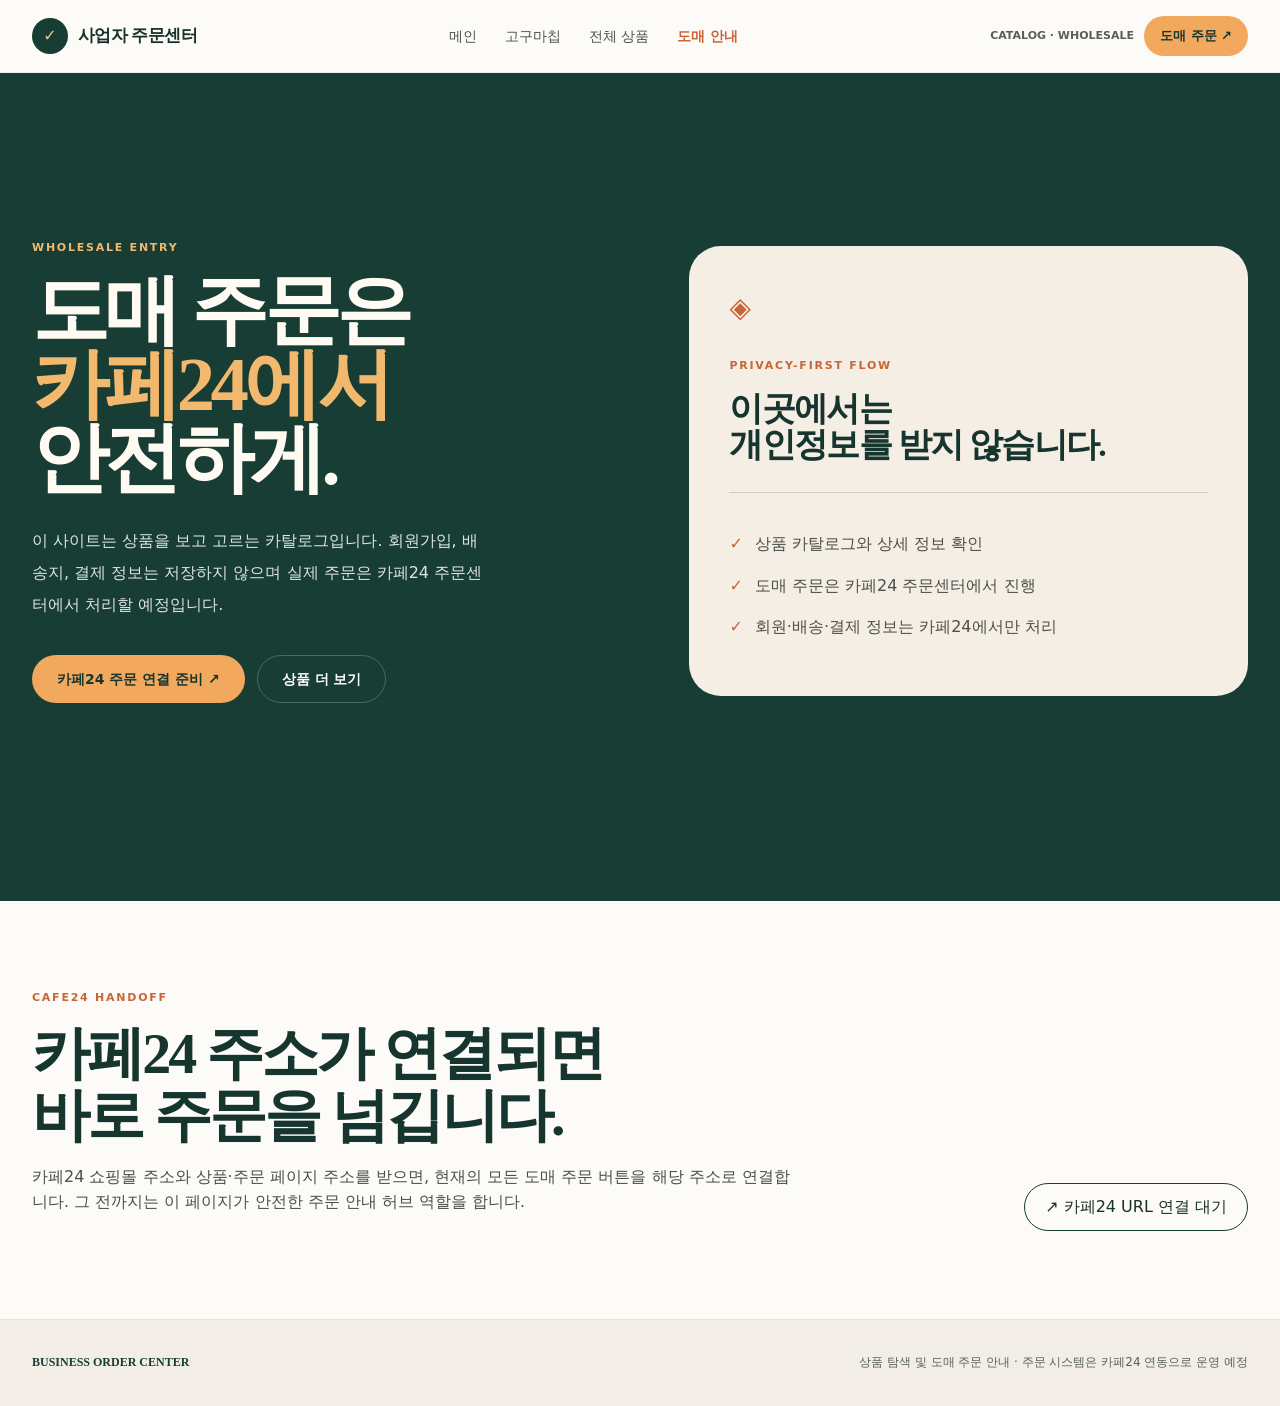
<file: wholesale/index.html>
<!doctype html><html lang="ko"><head><meta charset="utf-8"><meta name="viewport" content="width=device-width,initial-scale=1"><title>도매 주문 안내 · 사업자 주문센터</title><link rel="stylesheet" href="../style.css"></head><body><header class="site-header"><div class="container head-row"><a class="brand" href="../"><span class="brand-icon">✓</span><span class="brand-name">사업자 주문센터</span></a><nav class="nav"><a href="../#hero">메인</a><a href="../#sweet-potato">고구마칩</a><a href="../#catalog">전체 상품</a><a class="active" href="../#wholesale">도매 안내</a></nav><div class="head-side"><small>CATALOG · WHOLESALE</small><a class="pill" href="./">도매 주문 ↗</a></div><button class="menu-btn" data-menu>☰</button></div><div class="mobile-menu" data-mobile-menu><a href="../#hero">메인</a><a href="../#sweet-potato">고구마칩</a><a href="../#catalog">전체 상품</a><a href="../#wholesale">도매 안내</a></div></header><main><section class="wholesale-hero"><div class="container wholesale-grid"><div><div class="kicker" style="color:#f2b86e">WHOLESALE ENTRY</div><h1>도매 주문은<br><span>카페24에서</span><br>안전하게.</h1><p class="lead">이 사이트는 상품을 보고 고르는 카탈로그입니다. 회원가입, 배송지, 결제 정보는 저장하지 않으며 실제 주문은 카페24 주문센터에서 처리할 예정입니다.</p><div class="hero-actions"><a class="btn orange" href="#cafe24-setup">카페24 주문 연결 준비 ↗</a><a class="btn ghost" href="../#catalog">상품 더 보기</a></div></div><aside class="privacy-card"><div style="font-size:28px;color:#c86536">◈</div><div class="kicker" style="margin-top:26px">PRIVACY-FIRST FLOW</div><h2>이곳에서는<br>개인정보를 받지 않습니다.</h2><div class="privacy-list"><p>상품 카탈로그와 상세 정보 확인</p><p>도매 주문은 카페24 주문센터에서 진행</p><p>회원·배송·결제 정보는 카페24에서만 처리</p></div></aside></div></section><section id="cafe24-setup" class="handoff"><div class="container"><div class="kicker">CAFE24 HANDOFF</div><div class="handoff-grid"><div><h2>카페24 주소가 연결되면<br>바로 주문을 넘깁니다.</h2><p>카페24 쇼핑몰 주소와 상품·주문 페이지 주소를 받으면, 현재의 모든 도매 주문 버튼을 해당 주소로 연결합니다. 그 전까지는 이 페이지가 안전한 주문 안내 허브 역할을 합니다.</p></div><span class="waiting">↗ 카페24 URL 연결 대기</span></div></div></section></main><footer><div class="container footer-row"><strong>BUSINESS ORDER CENTER</strong><span>상품 탐색 및 도매 주문 안내 · 주문 시스템은 카페24 연동으로 운영 예정</span></div></footer><script src="../app.js"></script></body></html>
</file>
<file: style.css>
:root{--g:#173d34;--g2:#17352f;--c:#fcfbf8;--o:#f2a85d;--o2:#c86536;--line:#e3ddd5;--serif:"Noto Serif KR","Nanum Myeongjo",Georgia,serif;--sans:"Noto Sans KR",Pretendard,"Apple SD Gothic Neo",system-ui,sans-serif}*{box-sizing:border-box}html{scroll-behavior:smooth}body{margin:0;background:var(--c);color:#1d332e;font-family:var(--sans);line-height:1.6}body.lock{overflow:hidden}a{color:inherit;text-decoration:none}img{display:block;max-width:100%}button{font:inherit}.container{width:min(1280px,100%);margin:auto;padding:0 32px}.site-header{position:sticky;top:0;z-index:50;background:rgba(252,251,248,.96);backdrop-filter:blur(18px);border-bottom:1px solid rgba(0,0,0,.05)}.head-row{height:72px;display:flex;align-items:center;justify-content:space-between;gap:18px}.brand{display:flex;align-items:center;gap:10px}.brand-icon{width:36px;height:36px;border-radius:50%;display:grid;place-items:center;background:var(--g);color:#f5c58e;font-weight:900}.brand-name{font-family:var(--serif);font-size:17px;font-weight:800;letter-spacing:-.03em}.nav{display:flex;gap:28px}.nav a{font-size:14px;color:#696762}.nav a.active,.nav a:hover{color:var(--o2);font-weight:700}.head-side{display:flex;align-items:center;gap:10px}.head-side small{font-size:11px;color:#8b8984}.pill{display:inline-flex;align-items:center;justify-content:center;border-radius:999px;padding:10px 16px;background:var(--o);font-size:13px;font-weight:800;color:var(--g2)}.menu-btn{display:none;width:40px;height:40px;border-radius:50%;border:1px solid #ddd8d0;background:#fff;color:var(--g);font-size:20px}.mobile-menu{display:none;padding:16px 20px 22px;border-top:1px solid var(--line)}.mobile-menu.open{display:block}.mobile-menu a{display:block;padding:11px 12px;border-radius:12px}.mobile-menu .pill{margin-top:12px}.hero{position:relative;overflow:hidden;background:var(--g);color:#fff}.hero:before{content:"";position:absolute;inset:0;opacity:.55;background:radial-gradient(circle at 10% 18%,#d37d41 0,transparent 20%),radial-gradient(circle at 84% 70%,#739188 0,transparent 24%)}.hero-grid{position:relative;display:grid;grid-template-columns:.96fr 1.04fr;gap:32px;align-items:end;min-height:660px;padding-top:56px;padding-bottom:80px}.hero-copy{position:relative;z-index:2;padding-bottom:48px}.eyebrow{display:flex;align-items:center;gap:12px;color:#f2b86e;font-size:11px;font-weight:800;letter-spacing:.18em}.eyebrow:before{content:"";width:32px;height:1px;background:#f2b86e}.hero h1{margin:28px 0 0;font-family:var(--serif);font-size:clamp(54px,7vw,108px);line-height:.84;letter-spacing:-.07em;color:#fffaf2}.hero h1 em{font-weight:400;color:#f2b86e}.lead{max-width:460px;margin:30px 0 0;color:rgba(255,255,255,.72);font-size:16px;line-height:2}.hero-actions{display:flex;gap:12px;flex-wrap:wrap;margin-top:34px}.btn{height:48px;display:inline-flex;align-items:center;justify-content:center;gap:8px;border:1px solid transparent;border-radius:999px;padding:0 24px;font-size:14px;font-weight:800}.btn.orange{background:var(--o);color:var(--g2)}.btn.ghost{border-color:rgba(255,255,255,.22);color:#fff}.btn.dark{background:#283a37;color:#fff}.hero-number{display:flex;align-items:center;gap:16px;margin-top:48px;color:rgba(255,255,255,.6);font-size:12px}.hero-number b{font-family:var(--serif);font-size:30px;color:#f2b86e}.hero-media{position:relative;max-width:620px;width:100%;margin:0 auto -80px}.hero-frame{position:absolute;left:4%;top:7%;width:86%;height:80%;border:1px solid rgba(255,255,255,.2);border-radius:48px}.hero-card{position:relative;width:84%;margin-left:auto;padding:12px;background:#f5e1c8;border-radius:35px;overflow:hidden;box-shadow:0 32px 80px rgba(0,0,0,.26)}.hero-card img{width:100%;aspect-ratio:4/5;object-fit:cover;object-position:top;border-radius:27px}.today-lead{position:absolute;left:0;bottom:8%;max-width:180px;padding:16px;border:1px solid rgba(255,255,255,.2);border-radius:16px;background:rgba(36,82,73,.96)}.today-lead small{color:#f2b86e;font-size:10px;font-weight:800;letter-spacing:.14em}.today-lead b{display:block;margin-top:8px;font-family:var(--serif);font-size:18px;line-height:1.25}.section{padding:90px 0}.featured-grid{display:grid;grid-template-columns:.78fr 1.22fr;gap:40px;align-items:center}.kicker{font-size:11px;font-weight:800;letter-spacing:.16em;color:var(--o2)}h2{margin:16px 0 0;font-family:var(--serif);font-size:clamp(36px,4.8vw,58px);line-height:1.08;letter-spacing:-.05em;color:var(--g2)}.featured-grid h2 span{color:#d7793d}.text{max-width:430px;color:#706d68;line-height:1.85}.under-link{display:inline-block;margin-top:24px;border-bottom:1px solid var(--g);padding-bottom:2px;font-size:14px;font-weight:800}.featured-media{display:grid;grid-template-columns:1.1fr .9fr;gap:16px}.feature-photo{padding:12px;background:#f4e7d6;border-radius:27px}.feature-photo img{width:100%;aspect-ratio:4/5;object-fit:cover;border-radius:19px}.quote-card{min-height:260px;border-radius:27px;background:#f6c17d;padding:24px;display:flex;flex-direction:column;justify-content:space-between;color:var(--g2)}.quote-card b{font-family:var(--serif);font-size:28px;line-height:1.05}.quote-card p{font-size:12px}.marquee{overflow:hidden;background:var(--o);padding:14px 0;color:var(--g2)}.marquee div{width:max-content;white-space:nowrap;font-family:var(--serif);font-size:30px;font-weight:800;animation:run 22s linear infinite}@keyframes run{to{transform:translateX(-40%)}}.index-head{display:flex;justify-content:space-between;align-items:end;gap:30px;border-bottom:1px solid #dedad2;padding-bottom:30px}.index-head p{max-width:320px;color:#827e78;font-size:14px}.catalog-row{display:grid;grid-template-columns:110px 150px 1fr auto;gap:16px;align-items:center;border-bottom:1px solid #dedad2;padding:20px 12px}.catalog-row:hover{background:#f3eee6}.catalog-num{font-family:var(--serif);font-size:42px;color:var(--o2)}.catalog-row img{width:112px;height:112px;object-fit:contain;background:#f6f2eb;border-radius:12px;padding:8px}.catalog-row small{font-weight:800;color:var(--o2);letter-spacing:.12em}.catalog-row h3{margin:7px 0 0;font-family:var(--serif);font-size:25px}.catalog-row p{margin:3px 0 0;color:#77736e;font-size:14px}.catalog-row i{width:44px;height:44px;border:1px solid var(--g);border-radius:50%;display:grid;place-items:center;font-style:normal}.wholesale-wrap{padding-top:0}.wholesale-cta{display:grid;grid-template-columns:1fr auto;align-items:end;gap:30px;padding:48px;border-radius:32px;background:var(--g);color:#fff}.wholesale-cta h2{color:#fff}.wholesale-cta p{max-width:600px;color:rgba(255,255,255,.65)}.wholesale-cta .kicker{color:#f2b86e}.wholesale-hero{background:var(--g);color:#fffaf2}.wholesale-grid{display:grid;grid-template-columns:1.05fr .95fr;gap:40px;align-items:center;min-height:calc(100vh - 72px);padding-top:64px;padding-bottom:96px}.wholesale-grid h1{margin:18px 0 0;font-family:var(--serif);font-size:clamp(48px,6vw,80px);line-height:.96;letter-spacing:-.06em}.wholesale-grid h1 span{color:#f2b86e}.privacy-card{border-radius:32px;background:#f5eee5;color:var(--g2);padding:40px}.privacy-card h2{font-size:34px}.privacy-list{margin-top:28px;padding-top:22px;border-top:1px solid #d8cbbb}.privacy-list p{display:flex;gap:12px;color:#6f6a63}.privacy-list p:before{content:"✓";color:var(--o2);font-weight:900}.handoff{padding:88px 0}.handoff-grid{display:grid;grid-template-columns:1fr auto;gap:36px;align-items:end}.handoff p{max-width:760px;color:#6f6c66}.waiting{display:inline-flex;height:48px;align-items:center;border:1px solid var(--g);border-radius:999px;padding:0 20px}.backbar{border-bottom:1px solid #dfd9d0;background:#f5f1ea;padding:18px 0}.detail-hero{display:grid;grid-template-columns:.94fr 1.06fr;gap:64px;padding-top:64px;padding-bottom:80px}.detail-main{position:relative;width:100%;aspect-ratio:4/5;border:0;border-radius:32px;overflow:hidden;background:#f5f1ea;box-shadow:0 24px 60px rgba(43,50,47,.11);padding:0;cursor:zoom-in}.detail-main img{width:100%;height:100%;object-fit:cover}.expand{position:absolute;right:16px;bottom:16px;background:rgba(34,51,47,.9);color:#fff;border-radius:999px;padding:9px 14px}.detail-copy{display:flex;flex-direction:column;justify-content:center}.detail-copy h1{font-family:var(--serif);font-size:clamp(40px,5vw,58px);line-height:1.2}.summary{font-size:18px;color:#6e6a65}.locked{display:flex;gap:13px;margin-top:30px;border:1px solid #d9dfd8;background:#f4f7f4;border-radius:16px;padding:20px}.locked p{margin:5px 0 0;color:#706d68;font-size:14px}.media-section{border-block:1px solid var(--line);background:#fff;padding:64px 0}.media-head{display:flex;justify-content:space-between;align-items:end;margin-bottom:34px}.media-grid{display:grid;grid-template-columns:repeat(4,1fr);gap:20px}.media-card{overflow:hidden;border:1px solid var(--line);border-radius:16px;background:#f9f8f5}.media-button{position:relative;width:100%;aspect-ratio:1;border:0;padding:0;overflow:hidden;background:#f5f1ea}.media-button img{width:100%;height:100%;object-fit:cover}.motion{position:absolute;left:12px;top:12px;border-radius:999px;background:rgba(34,51,47,.86);color:#fff;padding:5px 9px;font-size:10px}.media-card figcaption{padding:12px 14px;font-weight:600}.notes{padding:64px 0 80px}.notes-box{border-radius:28px;background:#f3eee5;padding:40px}.notes-grid{display:grid;grid-template-columns:repeat(3,1fr);gap:20px;margin-top:28px}.note{background:#fff;border-radius:16px;padding:20px}.note p{color:#706d68;font-size:14px}.lightbox{position:fixed;inset:0;z-index:100;display:none;align-items:center;justify-content:center;background:rgba(19,35,31,.86);padding:20px}.lightbox.open{display:flex}.lightbox-box{display:flex;flex-direction:column;max-height:94vh;width:min(100%,1000px);background:var(--c);border-radius:16px;overflow:hidden}.lightbox-head{display:flex;justify-content:space-between;align-items:center;padding:12px 18px;border-bottom:1px solid var(--line)}.lightbox-close{width:36px;height:36px;border-radius:50%;border:1px solid var(--line);background:#fff}.lightbox-body{overflow:auto;background:#e9e5dc;padding:16px}.lightbox-body img{width:100%;height:auto;background:#fff}footer{background:#f2eee7;border-top:1px solid rgba(0,0,0,.05)}.footer-row{min-height:86px;display:flex;justify-content:space-between;align-items:center;gap:20px;color:#79756f;font-size:12px}.footer-row strong{font-family:var(--serif);color:var(--g)}@media(max-width:900px){.container{padding:0 24px}.nav,.head-side{display:none}.menu-btn{display:block}.hero-grid,.featured-grid,.wholesale-grid,.detail-hero,.handoff-grid{grid-template-columns:1fr}.hero-grid{min-height:auto;padding:52px 0 42px}.hero-copy{padding-bottom:0}.hero-media{margin:0 auto}.media-grid{grid-template-columns:repeat(2,1fr)}.notes-grid,.wholesale-cta{grid-template-columns:1fr}.catalog-row{grid-template-columns:80px 120px 1fr auto}}@media(max-width:600px){.container{padding:0 16px}.hero h1{font-size:54px}.section{padding:72px 0}.featured-media{gap:10px}.quote-card{min-height:210px;padding:18px}.index-head{flex-direction:column;align-items:start}.catalog-row{grid-template-columns:54px 84px 1fr 38px;padding:16px 0;gap:10px}.catalog-num{font-size:30px}.catalog-row img{width:78px;height:92px}.catalog-row h3{font-size:19px}.catalog-row p{display:none}.wholesale-cta{padding:28px}.wholesale-grid{min-height:auto}.privacy-card{padding:26px}.detail-hero{gap:34px;padding-top:36px}.detail-copy h1{font-size:40px}.media-grid{gap:12px}.notes-box{padding:24px}.footer-row{display:block;padding:28px 16px}}
</file>
